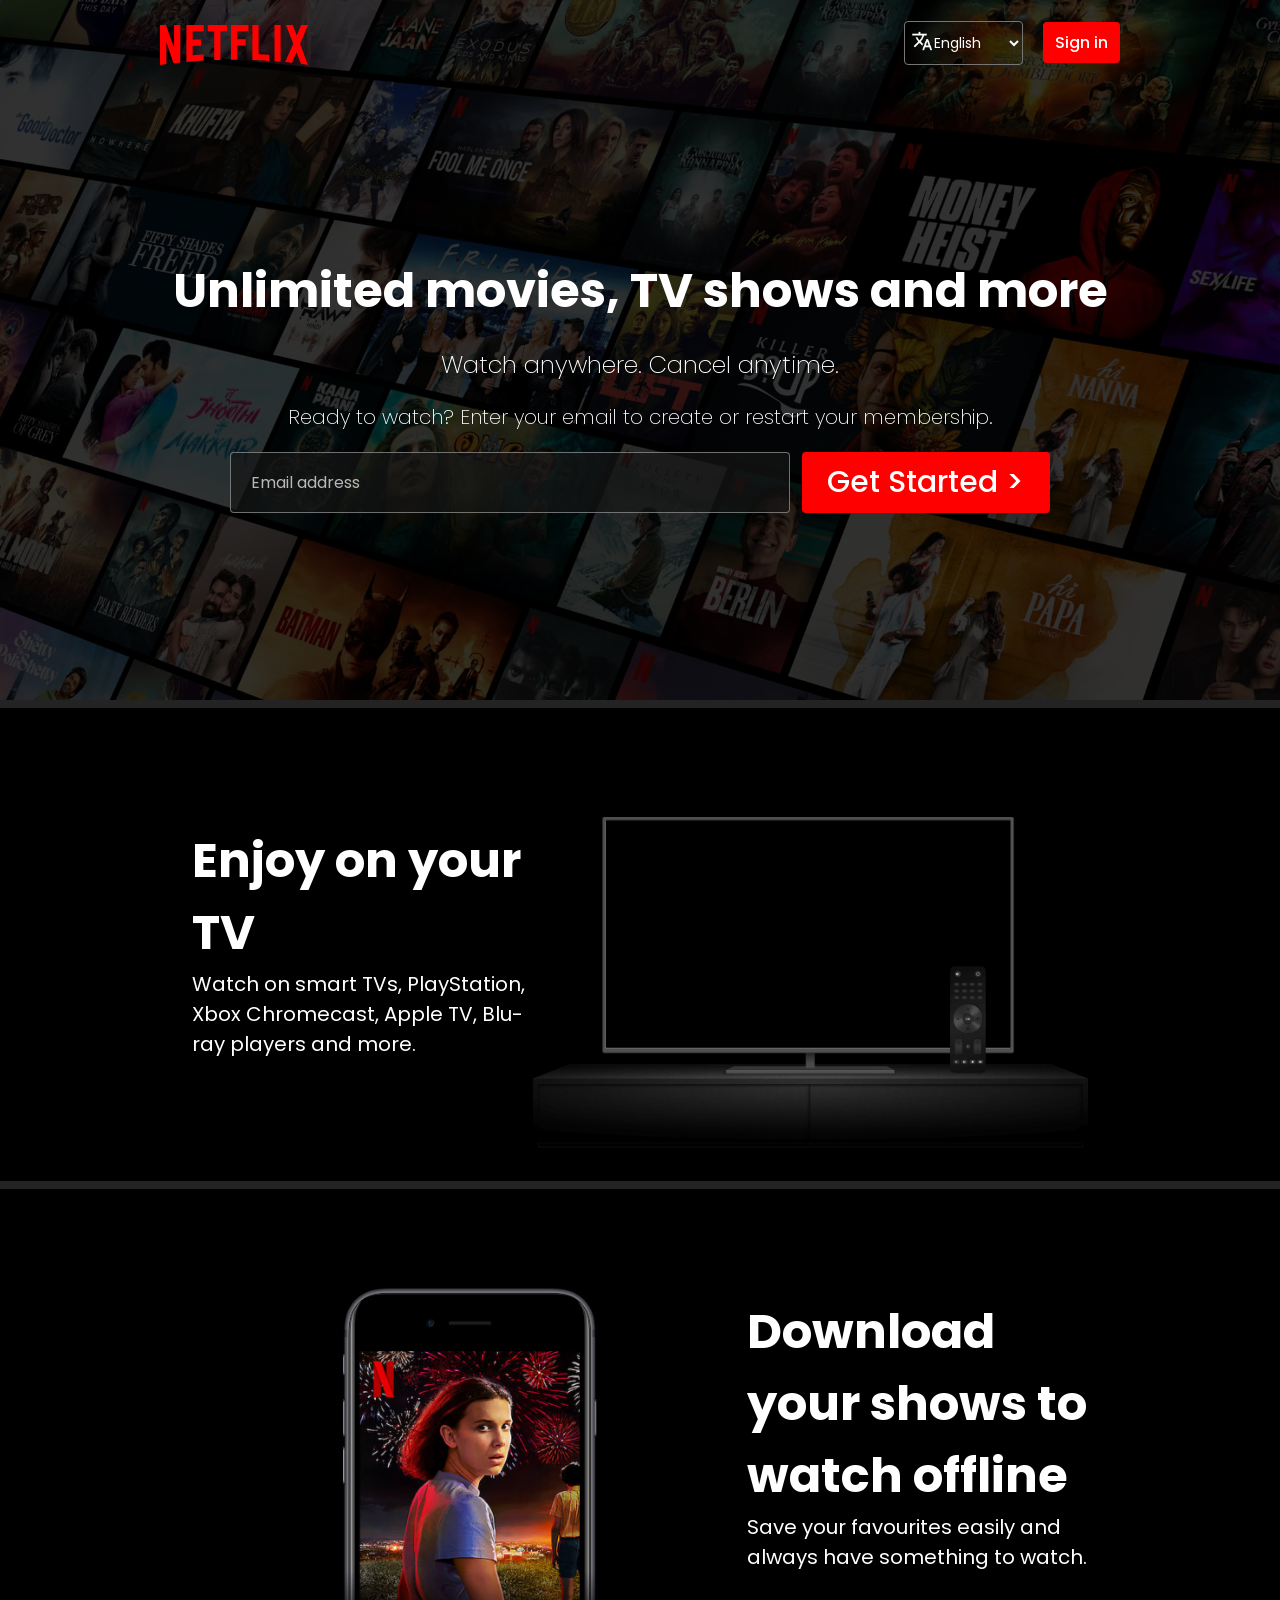
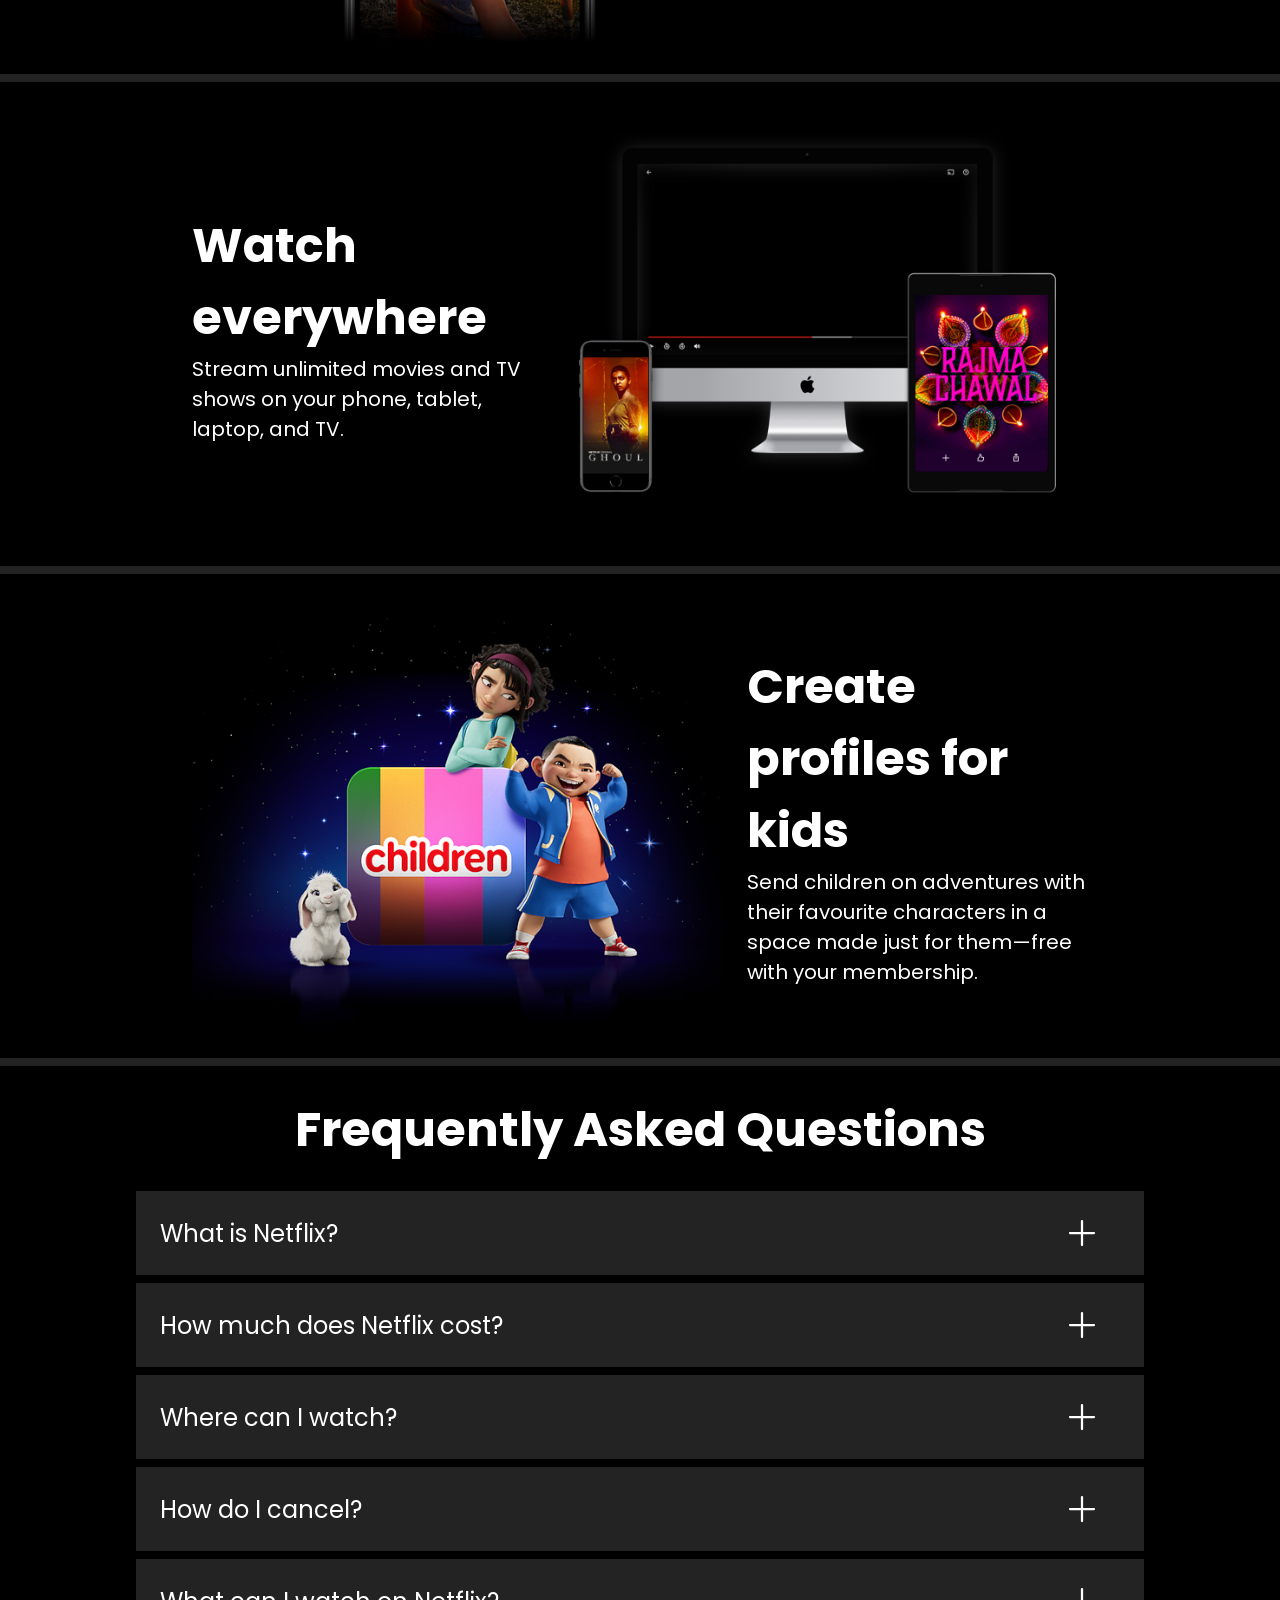
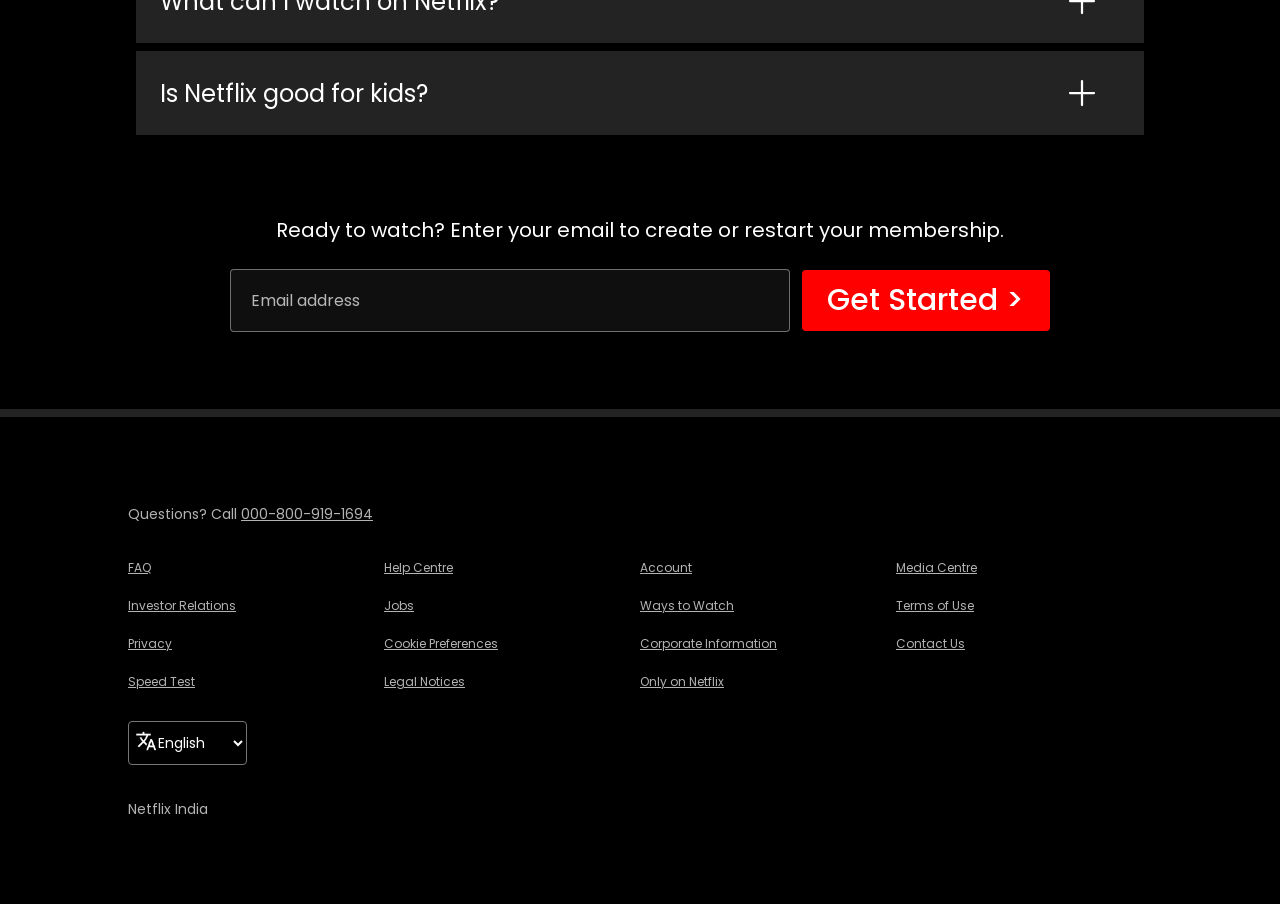
<file: index.html>
<!DOCTYPE html>
<html lang="en">

<head>
    <meta charset="UTF-8">
    <meta name="viewport" content="width=device-width, initial-scale=1.0">
    <title>Netflix India – Watch TV Shows Online, Watch Movies Online</title>
    <link rel="shortcut icon" href="assets/Images/favicon.ico" type="image/x-icon">
    <link rel="stylesheet" href="style.css">
    <script src="script.js"></script>
</head>

<body>
    <div class="main">
        <nav>
            <span><img src="assets/Images/logo.svg" alt="" width="140px"></span>
            <div class="nav-btn">
                <div class="select-wrapper">
                    <img src="assets/Images/language.png" alt="Language" class="language-icon">
                    <select class="language-select">
                        <option class="option-center" value="en">English</option>
                        <option class="option-center" value="hi">Hindi</option>
                    </select>
                </div>
                <button class="btn btn-red-sm">Sign in</button>
            </div>
        </nav>

        <div class="box"></div>
        <div class="hero">
            <span>Unlimited movies, TV shows and more</span>
            <span>Watch anywhere. Cancel anytime.</span>
            <span>Ready to watch? Enter your email to create or restart your membership.</span>
            <div class="input-group">
                <input type="text" placeholder="Email address" required>
                <button class="btn btn-red">Get Started &gt;</button>
            </div>
        </div>
        <div class="line"></div>
    </div>

    <section class="first">
        <div>
            <span>Enjoy on your TV</span>
            <span>Watch on smart TVs, PlayStation, Xbox Chromecast, Apple TV, Blu-ray players and more.</span>
        </div>
        <div class="sec-img">
            <img src="assets/Images/tv.png" alt="">
            <video src="assets/Videos/video-1.m4v" muted autoplay loop></video>
        </div>
    </section>
    <div class="line"></div>

    <section class="first second">
        <div class="sec-img">
            <img src="assets/Images/mobile.jpg" alt="">
        </div>
        <div>
            <span>Download your shows to watch offline</span>
            <span>Save your favourites easily and always have something to watch.</span>
        </div>
    </section>
    <div class="line"></div>

    <section class="first third">
        <div>
            <span>Watch everywhere</span>
            <span>Stream unlimited movies and TV shows on your phone, tablet, laptop, and TV.</span>
        </div>
        <div class="sec-img">
            <img src="assets/Images/device-pile-in.png" alt="">
            <video class="video" src="assets/Videos/video-2.m4v" muted autoplay loop></video>
          </div>
          
    </section>
    <div class="line"></div>

    <section class="first fourth">
        <div class="sec-img">
            <img src="assets/Images/children.png" alt="">
        </div>
        <div>
            <span>Create profiles for kids</span>
            <span>Send children on adventures with their favourite characters in a space made just for them—free with
                your membership.</span>
        </div>
    </section>
    <div class="line"></div>

    <section class="faq">
        <h2>Frequently Asked Questions</h2>

        <div class="faq-box" data-toggle-id="faq1">
            <span class="ques">What is Netflix?
            <svg class="toggle-icon" xmlns="http://www.w3.org/2000/svg" width="36" height="36" viewBox="0 0 24 24"
                fill="none" class="injected-svg" data-src="/icons/plus-sign-stroke-rounded.svg"
                xmlns:xlink="http://www.w3.org/1999/xlink" role="img" color="#ffffff">
                <path d="M12 4V20M20 12H4" stroke="#ffffff" stroke-width="1.5" stroke-linecap="round"
                    stroke-linejoin="round"></path>
            </svg>
        </span>
            <div class="answer" id="faq1">
                <p>Netflix is a streaming service that offers a wide variety of award-winning TV shows, movies, anime,
                    documentaries, and more on thousands of internet-connected devices.</p>
            </div>
        </div>


        <div class="faq-box" data-toggle-id="faq2">
            <span class="ques">How much does Netflix cost?
            <svg class="toggle-icon" xmlns="http://www.w3.org/2000/svg" width="36" height="36" viewBox="0 0 24 24"
                fill="none" class="injected-svg" data-src="/icons/plus-sign-stroke-rounded.svg"
                xmlns:xlink="http://www.w3.org/1999/xlink" role="img" color="#ffffff">
                <path d="M12 4V20M20 12H4" stroke="#ffffff" stroke-width="1.5" stroke-linecap="round"
                    stroke-linejoin="round"></path>
            </svg>
        </span>
            <div class="answer" id="faq2">
                <p>Netflix offers a range of plans to suit your needs. Your plan will determine how many people can
                    stream
                    Netflix content at once, and whether you can view in SD, HD, or Ultra HD.</p>
            </div>
        </div>

        <div class="faq-box" data-toggle-id="faq3">
            <span class="ques">Where can I watch?
            <svg class="toggle-icon" xmlns="http://www.w3.org/2000/svg" width="36" height="36" viewBox="0 0 24 24"
                fill="none" class="injected-svg" data-src="/icons/plus-sign-stroke-rounded.svg"
                xmlns:xlink="http://www.w3.org/1999/xlink" role="img" color="#ffffff">
                <path d="M12 4V20M20 12H4" stroke="#ffffff" stroke-width="1.5" stroke-linecap="round"
                    stroke-linejoin="round"></path>
            </svg>
        </span>
            <div class="answer" id="faq3">
                <p>You can watch Netflix on your TV, computer, tablet, or smartphone. You can also stream on multiple
                    devices at once, depending on your plan.</p>
            </div>
        </div>

        <div class="faq-box" data-toggle-id="faq4">
            <span class="ques">How do I cancel?
            <svg class="toggle-icon" xmlns="http://www.w3.org/2000/svg" width="36" height="36" viewBox="0 0 24 24"
                fill="none" class="injected-svg" data-src="/icons/plus-sign-stroke-rounded.svg"
                xmlns:xlink="http://www.w3.org/1999/xlink" role="img" color="#ffffff">
                <path d="M12 4V20M20 12H4" stroke="#ffffff" stroke-width="1.5" stroke-linecap="round"
                    stroke-linejoin="round"></path>
            </svg>
        </span>
            <div class="answer" id="faq4">
                <p>You can cancel your Netflix subscription at any time. There are no cancellation fees, although there
                    are
                    no refunds for partial months.</p>
            </div>
        </div>

        <div class="faq-box" data-toggle-id="faq5">
            <span class="ques">What can I watch on Netflix?
            <svg class="toggle-icon" xmlns="http://www.w3.org/2000/svg" width="36" height="36" viewBox="0 0 24 24"
                fill="none" class="injected-svg" data-src="/icons/plus-sign-stroke-rounded.svg"
                xmlns:xlink="http://www.w3.org/1999/xlink" role="img" color="#ffffff">
                <path d="M12 4V20M20 12H4" stroke="#ffffff" stroke-width="1.5" stroke-linecap="round"
                    stroke-linejoin="round"></path>
            </svg>
        </span>
            <div class="answer" id="faq5">
                <p>Netflix has a vast library that includes movies, TV shows, documentaries, Netflix originals, and
                    more,
                    across various genres and languages.</p>
            </div>
        </div>

        <div class="faq-box" data-toggle-id="faq6">
            <span class="ques">Is Netflix good for kids?
            <svg class="toggle-icon" xmlns="http://www.w3.org/2000/svg" width="36" height="36" viewBox="0 0 24 24"
                fill="none" class="injected-svg" data-src="/icons/plus-sign-stroke-rounded.svg"
                xmlns:xlink="http://www.w3.org/1999/xlink" role="img" color="#ffffff">
                <path d="M12 4V20M20 12H4" stroke="#ffffff" stroke-width="1.5" stroke-linecap="round"
                    stroke-linejoin="round"></path>
            </svg>
        </span>
            <div class="answer" id="faq6">
                <p>Netflix offers a dedicated kids profile with content suitable for children of all ages. Parents can
                    also
                    set parental controls to manage what their kids watch.</p>
            </div>
        </div>

        <div class="group">
        <p>Ready to watch? Enter your email to create or restart your membership.</p>
        <div class="hero-2">
            <div class="input-group">
                <input type="text" placeholder="Email address" required>
                <button class="btn btn-red">Get Started &gt;</button>
            </div>
        </div>
    </div>
    </section>

    <div class="line"></div>

    <footer>
        <div class="questions">
            Questions? Call <a href="">000-800-919-1694</a>
        </div>
        <div class="footer">
            <ul class="footer-item">
                <a href="">FAQ</a>
                <a href="">Investor Relations</a>
                <a href="">Privacy</a>
                <a href="">Speed Test</a>
            </ul>

            <ul class="footer-item">
                <a href=""> Help Centre</a>
                <a href="">Jobs</a>
                <a href="">Cookie Preferences</a>
                <a href=""> Legal Notices</a>
            </ul>
            <ul class="footer-item">
                <a href="">Account</a>
                <a href="">Ways to Watch</a>
                <a href="">Corporate Information</a>
                <a href="">Only on Netflix</a>
            </ul>

            <ul class="footer-item">
                <a href="">Media Centre</a>
                <a href="">Terms of Use</a>
                <a href="">Contact Us</a>
            </ul>
            <div class="top">
                <div class="select-wrapper">
                    <img src="assets/Images/language.png" alt="Language" class="language-icon">
                    <select class="language-select">
                        <option value="en">English</option>
                        <option value="hi">Hindi</option>
                    </select>
                </div>
            </div>
        </div>
        <div class="questions">
            Netflix India
        </div>
    </footer>


</body>

</html>
</file>
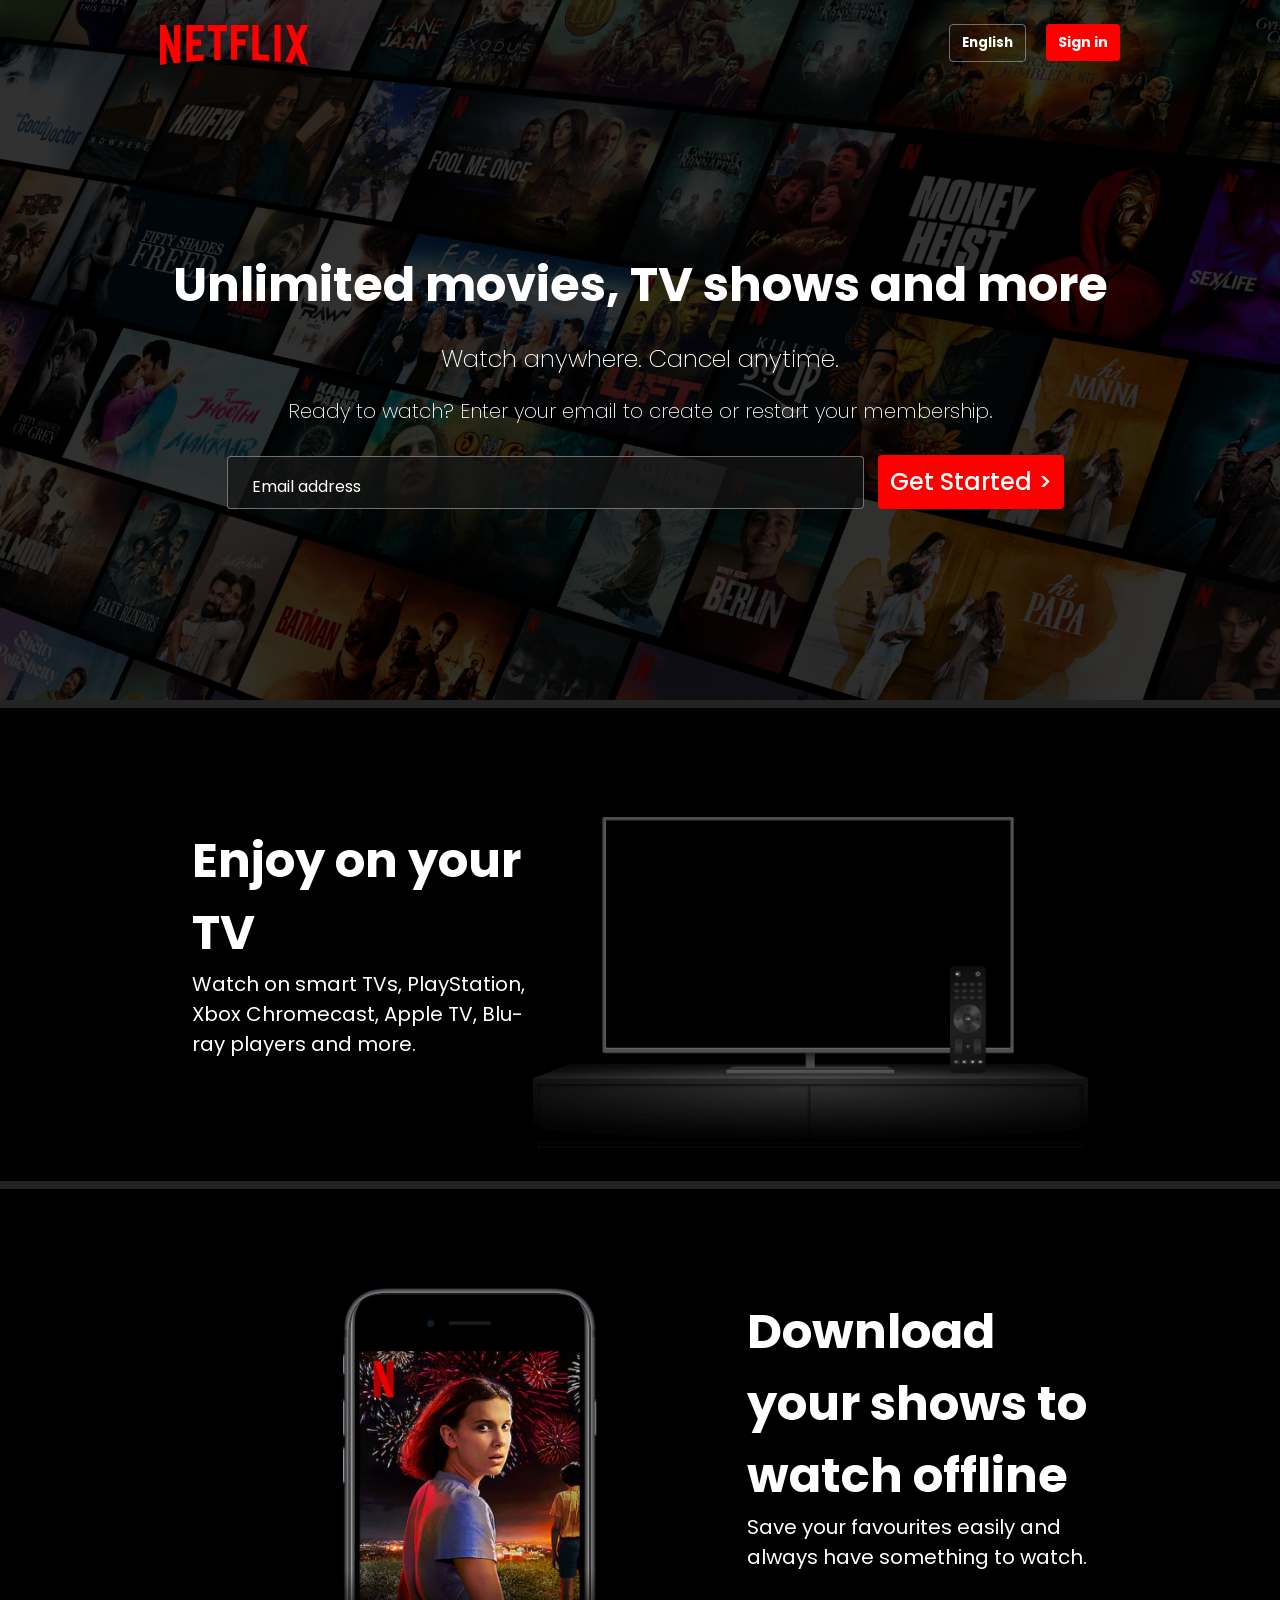
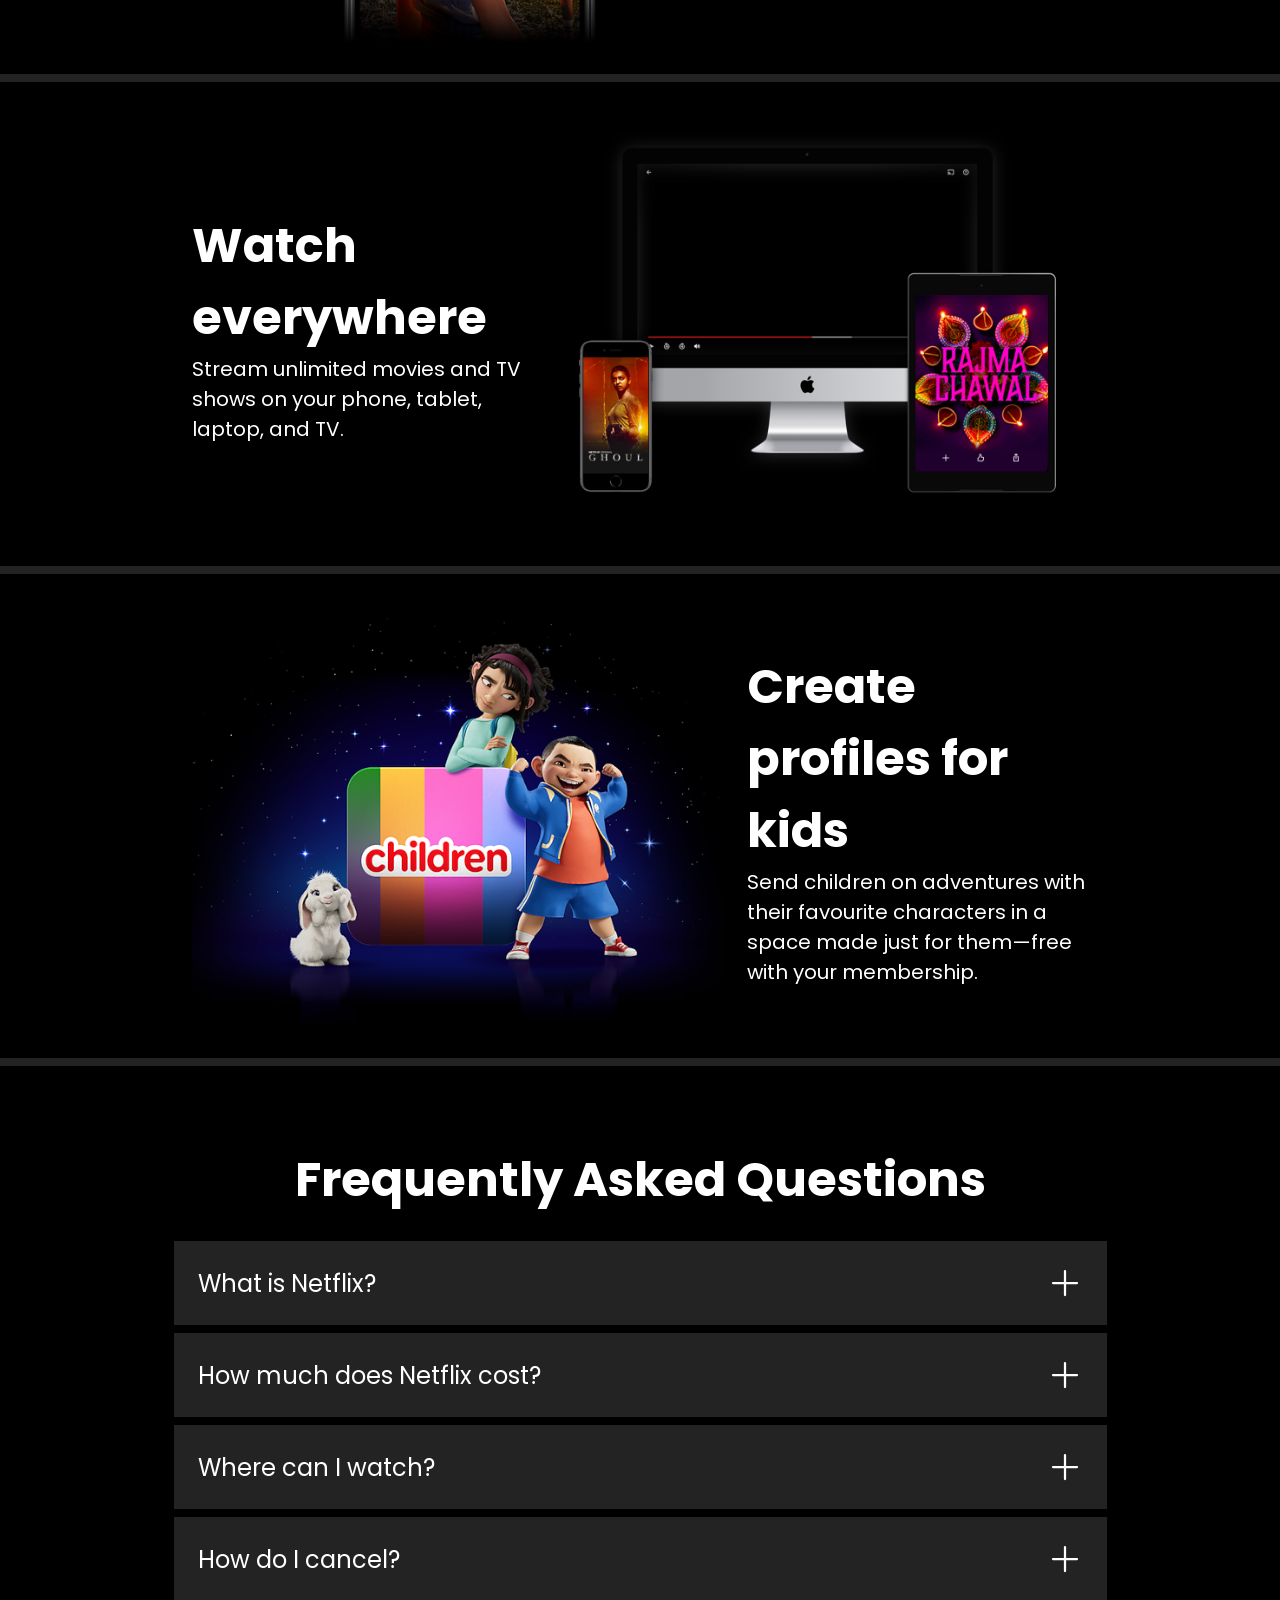
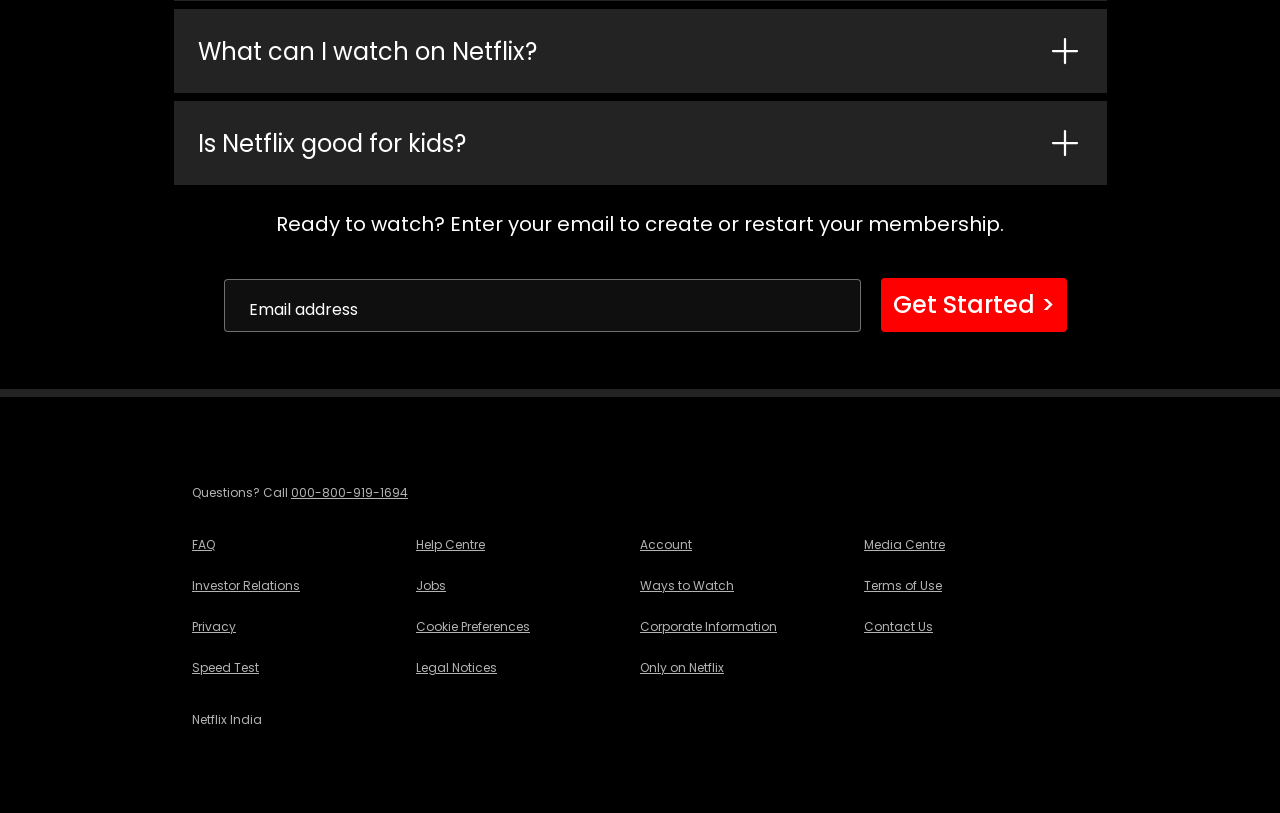
<file: Netflix Clone/index.html>
<!DOCTYPE html>
<html lang="en">

<head>
    <meta charset="UTF-8">
    <meta name="viewport" content="width=device-width, initial-scale=1.0">
    <title>Netflix India – Watch TV Shows Online, Watch Movies Online</title>
    <link rel="shortcut icon" href="assets/Images/favicon.ico" type="image/x-icon">
    <link rel="stylesheet" href="style.css">
</head>

<body>
    <div class="main">
        <nav>
            <span><img src="assets/Images/logo.svg" alt="" width="140px"></span>
            <div class="nav-btn">
                <button class="btn">English </button>
                <button class="btn btn-red-sm">Sign in</button>
            </div>
        </nav>
        <div class="box">
        </div>
        <div class="hero">
            <span> Unlimited movies, TV shows and more</span>
            <span> Watch anywhere. Cancel anytime.</span>
            <span> Ready to watch? Enter your email to create or restart your membership.</span>
            <div>
                <input type="text" placeholder="Email address">
                <button class="btn btn-red">Get Started &gt;</button>
            </div>
        </div>
        <div class="line"></div>
    </div>

    <section class="first">
        <div>
            <span>Enjoy on your TV</span>
            <span>Watch on smart TVs, PlayStation, Xbox Chromecast, Apple TV, Blu-ray players and more.</span>
        </div>
        <div class="sec-img">
            <img src="assets/Images/tv.png" alt="">
            <video src="assets/Videos/video-1.m4v" muted autoplay loop></video>
        </div>
    </section>
    <div class="line"></div>

    <section class="first second">
        <div class="sec-img">
            <img src="assets/Images/mobile.jpg" alt="">
        </div>
        <div>
            <span>Download your shows to watch offline</span>
            <span>Save your favourites easily and always have something to watch.</span>
        </div>
    </section>
    <div class="line"></div>

    <section class="first third">
        <div>
            <span>Watch everywhere</span>
            <span>Stream unlimited movies and TV shows on your phone, tablet, laptop, and TV.</span>
        </div>
        <div class="sec-img">
            <img src="assets/Images/device-pile-in.png" alt="">
            <video src="assets/Videos/video-2.m4v" muted autoplay loop></video>
        </div>
    </section>
    <div class="line"></div>

    <section class="first fourth">
        <div class="sec-img">
            <img src="assets/Images/children.png" alt="">
        </div>
        <div>
            <span>Create profiles for kids</span>
            <span>Send children on adventures with their favourite characters in a space made just for them—free with
                your membership.</span>
        </div>
    </section>
    <div class="line"></div>

    <section class="faq">
        <h2>Frequently Asked Questions</h2>
        <div class="faq-box">
            <span>What is Netflix?</span>
            <svg xmlns="http://www.w3.org/2000/svg" width="36" height="36" viewBox="0 0 24 24" fill="none"
                class="injected-svg" data-src="/icons/plus-sign-stroke-rounded.svg"
                xmlns:xlink="http://www.w3.org/1999/xlink" role="img" color="#ffffff">
                <path d="M12 4V20M20 12H4" stroke="#ffffff" stroke-width="1.5" stroke-linecap="round"
                    stroke-linejoin="round"></path>
            </svg>
        </div>

        <div class="faq-box">
            <span>How much does Netflix cost?</span>
            <svg xmlns="http://www.w3.org/2000/svg" width="36" height="36" viewBox="0 0 24 24" fill="none"
                class="injected-svg" data-src="/icons/plus-sign-stroke-rounded.svg"
                xmlns:xlink="http://www.w3.org/1999/xlink" role="img" color="#ffffff">
                <path d="M12 4V20M20 12H4" stroke="#ffffff" stroke-width="1.5" stroke-linecap="round"
                    stroke-linejoin="round"></path>
            </svg>
        </div>

        <div class="faq-box">
            <span>Where can I watch?</span>
            <svg xmlns="http://www.w3.org/2000/svg" width="36" height="36" viewBox="0 0 24 24" fill="none"
                class="injected-svg" data-src="/icons/plus-sign-stroke-rounded.svg"
                xmlns:xlink="http://www.w3.org/1999/xlink" role="img" color="#ffffff">
                <path d="M12 4V20M20 12H4" stroke="#ffffff" stroke-width="1.5" stroke-linecap="round"
                    stroke-linejoin="round"></path>
            </svg>
        </div>

        <div class="faq-box">
            <span>How do I cancel?</span>
            <svg xmlns="http://www.w3.org/2000/svg" width="36" height="36" viewBox="0 0 24 24" fill="none"
                class="injected-svg" data-src="/icons/plus-sign-stroke-rounded.svg"
                xmlns:xlink="http://www.w3.org/1999/xlink" role="img" color="#ffffff">
                <path d="M12 4V20M20 12H4" stroke="#ffffff" stroke-width="1.5" stroke-linecap="round"
                    stroke-linejoin="round"></path>
            </svg>
        </div>

        <div class="faq-box">
            <span>What can I watch on Netflix?</span>
            <svg xmlns="http://www.w3.org/2000/svg" width="36" height="36" viewBox="0 0 24 24" fill="none"
                class="injected-svg" data-src="/icons/plus-sign-stroke-rounded.svg"
                xmlns:xlink="http://www.w3.org/1999/xlink" role="img" color="#ffffff">
                <path d="M12 4V20M20 12H4" stroke="#ffffff" stroke-width="1.5" stroke-linecap="round"
                    stroke-linejoin="round"></path>
            </svg>
        </div>

        <div class="faq-box">
            <span>Is Netflix good for kids?</span>
            <svg xmlns="http://www.w3.org/2000/svg" width="36" height="36" viewBox="0 0 24 24" fill="none"
                class="injected-svg" data-src="/icons/plus-sign-stroke-rounded.svg"
                xmlns:xlink="http://www.w3.org/1999/xlink" role="img" color="#ffffff">
                <path d="M12 4V20M20 12H4" stroke="#ffffff" stroke-width="1.5" stroke-linecap="round"
                    stroke-linejoin="round"></path>
            </svg>
        </div>

        <p>Ready to watch? Enter your email to create or restart your membership.</p>
        <div class="hero">
            <div>
                <input type="text" placeholder="Email address">
                <button class="btn btn-red-2">Get Started &gt;</button>
            </div>
        </div>
    </section>
    <div class="line"></div>

    <footer>
        <div class="questions">
            Questions? Call <a href="">000-800-919-1694</a>
        </div>
        <div class="footer">
            <ul class="footer-item">
                <a href="">FAQ</a>
                <a href="">Investor Relations</a>
                <a href="">Privacy</a>
                <a href="">Speed Test</a>
            </ul>

            <ul class="footer-item">
                <a href=""> Help Centre</a>
                <a href="">Jobs</a>
                <a href="">Cookie Preferences</a>
                <a href=""> Legal Notices</a>
            </ul>
            <ul class="footer-item">
                <a href="">Account</a>
                <a href="">Ways to Watch</a>
                <a href="">Corporate Information</a>
                <a href="">Only on Netflix</a>
            </ul>

            <ul class="footer-item">
                <a href="">Media Centre</a>
                <a href="">Terms of Use</a>
                <a href="">Contact Us</a>
            </ul>
            <div class="questions">
                Netflix India
            </div>
        </div>
    </footer>

</body>

</html>
</file>
<file: style.css>
@import url("https://fonts.googleapis.com/css2?family=Martel+Sans:wght@600&family=Poppins:wght@300;400;700&display=swap");

* {
  margin: 0;
  padding: 0;
  font-family: "Poppins", sans-serif;
}

body {
  background-color: black;
}

.main {
  background-image: url("assets/Images/bg.jpg");
  height: 700px;
  position: relative;
  background-size: max(1200px, 100vw);
  background-position: center;
  background-repeat: no-repeat;
}

.main .box {
  height: 700px;
  width: 100%;
  opacity: 0.74;
  position: absolute;
  top: 0;
  background-color: black;
}

nav {
  max-width: 75vw;
  margin: auto;
  display: flex;
  justify-content: space-between;
  align-items: center;
  height: 65px;
  position: relative;
  top: 10px;
}

nav img {
  color: red;
  width: 148px;
  position: relative;
  z-index: 10;
  top: 6px;
}

nav button {
  position: relative;
  z-index: 10;
}

.nav-btn {
  display: flex;
  justify-content: space-around;
  align-items: center;
}

.hero {
  font-family: "Martel Sans", sans-serif;
  height: calc(100% - 62px);
  display: flex;
  align-items: center;
  justify-content: center;
  flex-direction: column;
  color: white;
  position: relative;
  gap: 20px;
  padding: 0 30px;
}

.hero > :nth-child(1) {
  font-family: "Poppins", sans-serif;
  font-weight: bolder;
  font-size: 48px;
  text-align: center;
}

.hero > :nth-child(2) {
  font-size: 24px;
  font-weight: 200;
  text-align: center;
}

.hero > :nth-child(3) {
  font-size: 20px;
  font-weight: 200;
  text-align: center;
}

.line {
  width: 100%;
  height: 0.5rem;
  background-color: rgb(35, 35, 35);
  position: relative;
  bottom: 3px;
  z-index: 20;
}

.btn {
  padding: 8px 12px;
  font-weight: 500;
  outline: none;
  border: none;
  cursor: pointer;
  border-radius: 4px;
  color: white;
  background-color: rgba(0, 0, 0, 0);
  border: 1px solid rgba(175, 175, 175, 0.6);
}

.btn-red {
  align-items: center;
  box-sizing: border-box;
  display: inline-flex;
  justify-content: center;
  letter-spacing: normal;
  /* line-height: 3; */
  cursor: pointer;
  width: 450px;
  background: rgb(229, 9, 20);
  color: rgb(255, 255, 255);
  font-weight: 500;
  background-color: red;
  color: white;
  border: none;
  font-size: 30px;
}

.btn-red-sm {
  background-color: red;
  color: white;
  outline: none;
  border: none;
  font-size: 16px;
}

.hero input {
  height: 65%;
  width: 120%;
  font-size: 1rem;
  border-radius: 4px;
  background: rgba(22, 22, 22, 0.7);
  border-color: rgba(128, 128, 128, 0.7);
  border: 1px solid rgba(175, 175, 175, 0.6);
  line-height: 1.5;
  padding: 10px 20px;
  caret-color: white;
  color: white;
}

.hero input::placeholder {
  font-size: 16px; /* Adjust placeholder font size */
  font-weight: 400;
  color: rgba(255, 255, 255, 0.7);
}

.first {
  display: flex;
  justify-content: center;
  max-width: 70vw;
  margin: auto;
  color: white;
  justify-content: center;
  align-items: center;
}

.sec-img {
  position: relative;
}

.sec-img img {
  width: 555px;
  position: relative;
  z-index: 10;
}

.sec-img video {
  position: absolute;
  top: 108px;
  right: 50px;
  width: 430px;
}

section.first > div {
  display: flex;
  flex-direction: column;
  padding: 34px 0;
}

section.first > div :nth-child(1) {
  font-size: 48px;
  font-weight: bolder;
}

section.first > div :nth-child(2) {
  font-size: 20px;
}

section.third .sec-img video {
  position: absolute;
  top: 80px;
  right: 100px;
  width: 350px;
}

.faq h2 {
  color: white;
  text-align: center;
  margin: 25px;
  font-size: 48px;
  font-weight: bolder;
}

.faq-box {
  display: flex; /* Use flexbox to control layout */
  align-items: center; /* Vertically center items */
  justify-content: space-between; /* Distribute items with space around them */
  background-color: rgb(35, 35, 35);
  padding: 24px;
  color: white;
  max-width: 75%;
  margin: 8px auto;
  font-size: 24px;
  flex-direction: column; /* Stack items vertically */
}

.ques {
  display: flex;
  justify-content: space-between; /* Spread items apart */
  align-items: center;
  width: 100%; /* Ensure full width */
}

.toggle-icon {
  width: 36px;
  height: 36px;
  fill: #ffffff;
  cursor: pointer;
  transition: transform 0.3s ease;
  margin-right: 20px; /* Add margin between icon and text */
}

.toggle-icon.plus {
  transform: rotate(0deg);
}

.toggle-icon.cross {
  transform: rotate(45deg);
}

.answer {
  display: none;
  opacity: 0;
  max-height: 0;
  overflow: hidden;
  transition: max-height 10s cubic-bezier(1, -0.03, 0.52, 0.21); /* Adjusted duration and easing */
}

.answer.show {
  display: block;
  opacity: 1;
  max-height: 1000px; /* Adjust as necessary */
}

.faq-box:hover {
  background-color: rgba(150, 148, 148, 0.4);
  transition: all 0.2s linear;
  cursor: pointer;
}

p {
  margin: 24px;
  color: white;
  font-size: 1.25rem;
  font-weight: 400;
  line-height: 1.5;
}

.hero-2 {
  font-family: "Martel Sans", sans-serif;
  height: calc(100% - 62px);
  display: flex;
  align-items: center;
  justify-content: center;
  flex-direction: column;
  color: white;
  position: relative;
  gap: 20px;
  padding: 0 30px;
}

.hero-2 input {
  height: 65%;
  width: 120%;
  font-size: 1rem;
  border-radius: 4px;
  background: rgba(22, 22, 22, 0.7);
  border-color: rgba(128, 128, 128, 0.7);
  border: 1px solid rgba(175, 175, 175, 0.6);
  line-height: 1.5;
  padding: 18px 20px;
  caret-color: white;
  color: white;
}

.hero-2 input::placeholder {
  font-size: 16px;
  font-weight: 400;
  color: rgba(255, 255, 255, 0.7);
}

footer {
  color: rgba(255, 255, 255, 0.7);
  max-width: 80vw;
  margin: auto;
  padding: 50px;
}

footer .questions {
  padding: 34px 0;
  font-size: 14px;
}

.questions a {
  color: rgba(255, 255, 255, 0.7);
}

.footer a {
  font-size: 12px;
  font-weight: 400;
  color: rgba(255, 255, 255, 0.7);
}

.footer-item {
  display: flex;
  flex-direction: column;
  gap: 20px;
}

.footer {
  display: grid;
  grid-template-columns: 1fr 1fr 1fr 1fr;
  color: rgba(255, 255, 255, 0.7);
}

.language-select {
  background-color: transparent;
  color: white;
  padding: 10px 25px;
  font-size: 14px;
  margin-right: 20px;
  border-radius: 4px;
  z-index: 1;
}

.language-select option {
  background-color: white;
  color: black;
}

.top {
  margin-top: 30px;
}

.select-wrapper {
  position: relative;
  display: flex;
  align-items: center;
}

.language-icon {
  position: absolute;
  left: 8px;
  top: 10px;
  width: 20px;
  height: 20px;
}

.group {
  margin-top: 80px;
  margin-bottom: 80px;
  text-align: center;
}

.input-group {
  display: flex;
  justify-content: space-around;
  align-items: center;
  gap: 12px;
}

.input-group-2 {
  display: flex;
  justify-content: space-around;
  align-items: center;
  gap: 12px;
}

/* Responsive Design */

/* Responsive Design */

/* Styles for screens up to 1200px */
@media screen and (max-width: 1200px) {
  .main {
    height: 600px;
  }

  .first {
    flex-wrap: wrap;
    max-width: 90vw;
    position: relative;
  }

  .first > div {
    text-align: center; /* Add this line */
  }

  .sec-img img {
    width: 400px;
  }

  .sec-img video {
    width: 300px;
  }
  section.third .sec-img video {
    position: absolute;
    top: 52px;
    right: 52px;
    width: 200px;
  }
}

/* Styles for screens up to 1024px */
@media screen and (max-width: 1024px) {
  .main {
    height: 500px;
  }

  .hero > :nth-child(1) {
    font-size: 36px;
  }

  .hero > :nth-child(2) {
    font-size: 20px;
  }

  .hero > :nth-child(3) {
    font-size: 16px;
  }

  .sec-img img {
    width: 350px;
  }

  .sec-img video {
    width: 250px;
  }
}

/* Styles for screens up to 768px */
@media screen and (max-width: 768px) {
  .main {
    height: 400px;
  }

  .input-group {
    display: flex;
    flex-direction: row;
    align-items: center;
  }

  .input-group input[type="text"] {
    width: 140%;
    font-size: 16px;
    height: 50%;
  }

  .input-group .btn {
    width: 80%;
    font-size: 16px;
  }

  .hero-2 .input-group .btn-red {
    line-height: 2.5;
  }

  .hero > :nth-child(1) {
    font-size: 28px;
  }

  .hero > :nth-child(2) {
    font-size: 16px;
  }

  .hero > :nth-child(3) {
    font-size: 14px;
  }

  .sec-img img {
    width: 300px;
  }

  .sec-img video {
    width: 200px;
  }

  .faq-box {
    max-width: 90%;
  }

  .footer {
    grid-template-columns: 1fr 1fr;
  }
}

/* Styles for screens up to 480px */
@media screen and (max-width: 480px) {
  .main {
    height: 500px;
  }

  .hero > :nth-child(1) {
    font-size: 26px;
  }

  .hero > :nth-child(2) {
    font-size: 14px;
  }

  .hero > :nth-child(3) {
    font-size: 12px;
  }
  section.first > div :nth-child(1) {
    font-size: 28px;
    font-weight: bolder;
  }

  section.first > div :nth-child(2) {
    font-size: 14px;
  }
  .sec-img img {
    width: 300px;
  }

  .sec-img video {
    width: 150px;
  }

  .first .sec-img video {
    width: 250px;
    position: absolute;
    top: 70px;
    left: 40px;
  }
  section.third .sec-img video {
    position: absolute;
    top: 52px;
    width: 183px;
    left: 58px;
  }

  .faq h2{
    font-size: 30px;
  }

  .faq-box {
    max-width: 80%;
    font-size: 18px;
  }

  .footer {
    grid-template-columns: 1fr;
  }

  .input-group {
    flex-direction: column;
    gap: 10px;
  }

  .input-group input,
  .input-group-2 input {
    width: 100%;
  }

  .btn-red {
    width: 100%;
  }

  nav {
    max-width: 90vw;
  }

  .select-wrapper {
    position: relative;
    display: inline-flex;
    align-items: center;
    max-width: 150px;
  }

  .language-select {
    background-color: transparent;
    color: white;
    padding: 8px 16px; /* Reduced padding */
    font-size: 14px;
    border-radius: 4px;
    z-index: 1;
    width: 55px;
  }

  .language-icon {
    position: absolute;
    right: 8px;
    top: 25%;
    transform: translateX(-15%);
    width: 20px;
    height: 20px;
  }
}

/* Styles for screens up to 380px */
@media screen and (max-width: 380px) {
  .main {
    height: 500px;
  }

  .hero > :nth-child(1) {
    font-size: 24px;
  }

  .hero > :nth-child(2) {
    font-size: 14px;
  }

  .hero > :nth-child(3) {
    font-size: 12px;
  }

  section.first > div :nth-child(1) {
    font-size: 28px;
    font-weight: bolder;
  }

  section.first > div :nth-child(2) {
    font-size: 14px;
  }

  nav {
    max-width: 70vw;
  }

  nav img {
    right: 164px;
    position: absolute;
    top: 30%;
    width: 50%;
  }
  .faq h2{
    font-size: 25px;
  }
  .nav-btn {
    justify-content: center;
    margin-top: 10px;
    margin-right: -40px;
  }

  .language-select {
    padding: 10px 25px;
  }

  .input-group input[type="text"] {
    width: 90%;
    font-size: 16px;
    height: 50%;
  }
}

/* Styles for screens up to 330px */
@media screen and (max-width: 330px) {
  .main {
    width: 100vw;
  }

  nav {
    max-width: 70vw;
  }

  nav img {
    right: 150px;
    width: 50%;
    position: absolute;
    top: 35%;
  }
  .nav-btn {
    position: relative;
    left: -20px;
  }

  section.first > div :nth-child(1) {
    font-size: 28px;
    font-weight: bolder;
  }

  section.first > div :nth-child(2) {
    font-size: 14px;
  }

  .faq h2{
    font-size: 25px;
  }
  
  nav button {
    height: 40px;
  }

  .btn-red-sm {
    height: 40px;
    font-size: 16px;
    padding: 0 10px;
    line-height: 16px;
    width: 80px; /* Added fixed width */
    white-space: nowrap; /* Prevent text wrapping */
    overflow: hidden; /* Hide overflowing text */
    text-overflow: ellipsis; /* Show ellipsis for overflowing text */
  }
}

/* @media screen and (max-width: 360px){
    .main {
      width: 100vw;
    }
  
    nav {
      max-width: 70vw;
    }
    nav img {
      right: 20px;
      width: 70%;
    }
    nav button {
      height: 40px;
    }
  
    .btn-red-sm {
      height: 40px;
      font-size: 16px;
      padding: 0 10px;
      line-height: 16px;
      width: 75px;
      white-space: nowrap;
      overflow: hidden;
      text-overflow: ellipsis; 
    }
  } */
</file>
<file: Netflix Clone/style.css>
@import url("https://fonts.googleapis.com/css2?family=Martel+Sans:wght@600&family=Poppins:wght@300;400;700&display=swap");

* {
  margin: 0;
  padding: 0;
  font-family: "Poppins", sans-serif;
}

body {
  background-color: black;
}

.main {
  background-image: url("assets/Images/bg.jpg");
  height: 700px;
  position: relative;
  background-size: max(1200px, 100vw);
  background-position: center;
  background-repeat: no-repeat;
}

.main .box {
  height: 700px;
  width: 100%;
  opacity: 0.74;
  position: absolute;
  top: 0;
  background-color: black;
}

nav {
  max-width: 75vw;
  margin: auto;
  display: flex;
  justify-content: space-between;
  align-items: center;
  height: 65px;
  position: relative;
  top: 10px;
}

nav img {
  color: red;
  width: 148px;
  position: relative;
  z-index: 10;
  top: 6px;
}

nav button {
  position: relative;
  z-index: 10;
}

.nav-btn {
  display: flex;
  justify-content: space-around;
  align-items: center;
  gap: 20px;
}

.hero {
  font-family: "Martel Sans", sans-serif;
  height: calc(100% - 62px);
  display: flex;
  align-items: center;
  justify-content: center;
  flex-direction: column;
  color: white;
  position: relative;
  gap: 20px;
  padding: 0 30px;
}

.hero > :nth-child(1) {
  font-family: "Poppins", sans-serif;
  font-weight: bolder;
  font-size: 48px;
  text-align: center;
}

.hero > :nth-child(2) {
  font-size: 24px;
  font-weight: 200;
  text-align: center;
}

.hero > :nth-child(3) {
  font-size: 20px;
  font-weight: 200;
  text-align: center;
}

.line {
  width: 100%;
  height: 0.5rem;
  background-color: rgb(35, 35, 35);
  position: relative;
  bottom: 3px;
  z-index: 20;
}

.btn {
  padding: 8px 12px;
  font-weight: 700;
  outline: none;
  border: none;
  cursor: pointer;
  border-radius: 4px;
  color: white;
  background-color: rgba(0, 0, 0, 0);
  border: 1px solid rgba(175, 175, 175, 0.6);
}

.btn-red {
  margin-top: -20px;
  align-items: center;
  box-sizing: border-box;
  display: inline-flex;
  justify-content: center;
  letter-spacing: normal;
  line-height: 1;
  cursor: pointer;
  vertical-align: text-top;
  width: auto;
  min-height: 3.4rem;
  background: rgb(229, 9, 20);
  color: rgb(255, 255, 255);
  font-weight: 500;
  background-color: red;
  color: white;
  font-size: 1.5rem;
  border: none;
}

.btn-red-sm {
  background-color: red;
  color: white;
  outline: none;
  border: none;
  font-size: 14px;
}

.hero input {
  margin: 10px;
  padding: 3px 24px;
  font-size: 30px;
  border-radius: 4px;
  background: rgba(22, 22, 22, 0.7);
  border-color: rgba(128, 128, 128, 0.7);
  border: 1px solid rgba(175, 175, 175, 0.6);
  line-height: 1.5;
  caret-color: white;
  color: white;
}

.hero input::placeholder {
  font-size: 1rem;
  font-weight: 400;
  color: rgb(255, 255, 255);
}

.first {
  display: flex;
  justify-content: center;
  max-width: 70vw;
  margin: auto;
  color: white;
  justify-content: center;
  align-items: center;
}

.sec-img {
  position: relative;
}

.sec-img img {
  width: 555px;
  position: relative;
  z-index: 10;
}

.sec-img video {
  position: absolute;
  top: 108px;
  right: 50px;
  width: 430px;
}

section.first > div {
  display: flex;
  flex-direction: column;
  padding: 34px 0;
}

section.first > div :nth-child(1) {
  font-size: 48px;
  font-weight: bolder;
}

section.first > div :nth-child(2) {
  font-size: 20px;
}

section.third .sec-img video {
  position: absolute;
  top: 80px;
  right: 100px;
  width: 350px;
}

.faq h2 {
  color: white;
  text-align: center;
  margin: 25px;
  font-size: 48px;
  font-weight: bolder;
}

.faq {
  padding: 50px;
}

.faq-box {
  display: flex;
  justify-content: space-between;
  align-items: center;
  background-color: rgb(35, 35, 35);
  padding: 24px;
  color: white;
  max-width: 75%;
  margin: 8px auto;
  font-size: 24px;
}

.faq-box:hover {
  background-color: rgba(150, 148, 148, 0.4);
  transition: all 0.2s linear;
  cursor: pointer;
}

p {
  margin: 24px;
  text-align: center;
  color: white;
  font-size: 1.25rem;
  font-weight: 400;
  line-height: 1.5;
}

.btn-red-2 {
  margin-top: 13px;
  align-items: center;
  box-sizing: border-box;
  display: inline-flex;
  justify-content: center;
  letter-spacing: normal;
  line-height: 1;
  cursor: pointer;
  vertical-align: text-top;
  width: auto;
  min-height: 3.4rem;
  background: rgb(229, 9, 20);
  color: rgb(255, 255, 255);
  font-weight: 500;
  background-color: red;
  color: white;
  font-size: 1.5rem;
  border: none;
}

footer {
  color: rgba(255, 255, 255, 0.7);
  max-width: 70vw;
  margin: auto;
  padding: 50px;
}

footer .questions {
  padding: 34px 0;
  font-size: 12px;
}

.questions a {
  color: rgba(255, 255, 255, 0.7);
}

.footer a {
  font-size: 12px;
  font-weight: 400;
  color: rgba(255, 255, 255, 0.7);
}

.footer-item {
  display: flex;
  flex-direction: column;
  gap: 23px;
}

.footer {
  display: grid;
  grid-template-columns: 1fr 1fr 1fr 1fr;
  color: rgba(255, 255, 255, 0.7);
}
</file>
